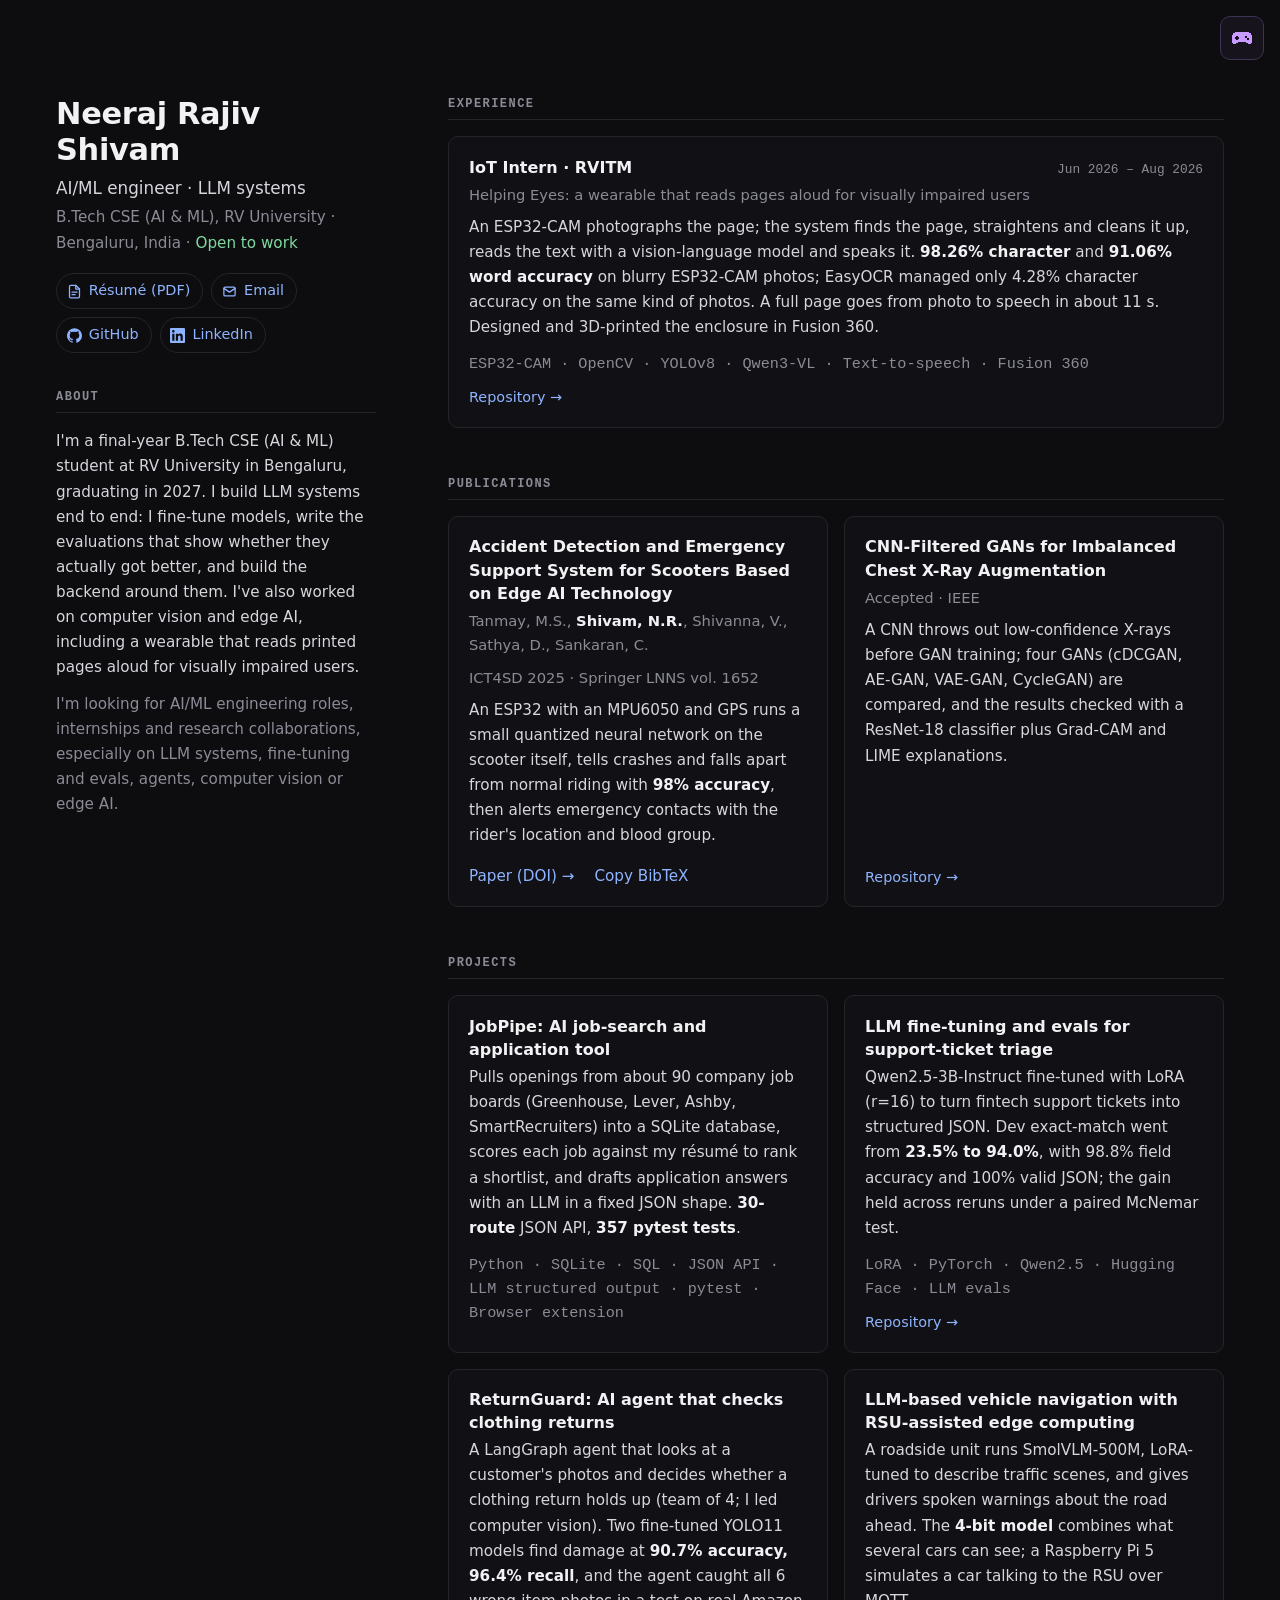
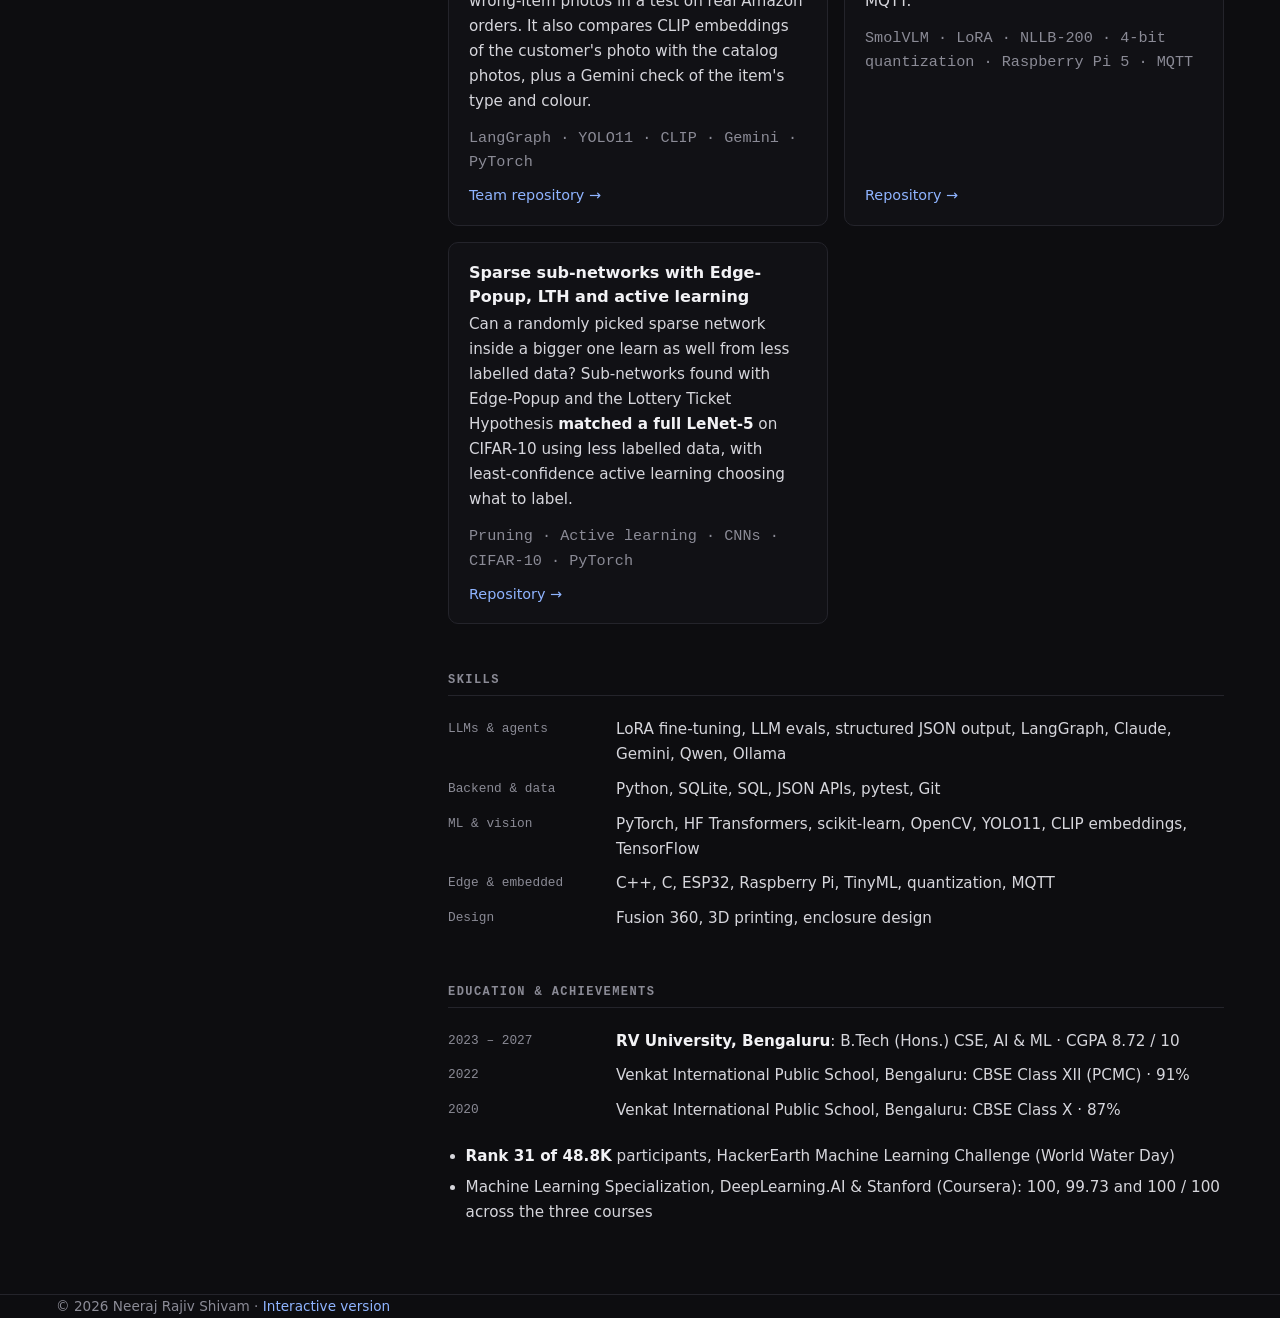
<file: index.html>
<!DOCTYPE html>
<html lang="en">
<head>
  <meta charset="UTF-8">
  <meta name="viewport" content="width=device-width, initial-scale=1.0">
  <title>Neeraj Rajiv Shivam · AI/ML Engineer</title>
  <meta name="description" content="Neeraj Rajiv Shivam: final-year B.Tech CSE (AI & ML) student at RV University, Bengaluru. Builds LLM systems end to end: LoRA fine-tuning and evals, agents, Python backends, computer vision and edge AI.">
  <meta name="theme-color" content="#0d0d10">
  <meta name="color-scheme" content="dark">
  <meta property="og:title" content="Neeraj Rajiv Shivam · AI/ML Engineer">
  <meta property="og:description" content="LLM systems end to end: LoRA fine-tuning and evals, agents, Python backends, computer vision and edge AI.">
  <link rel="icon" type="image/png" href="images/favicon.png">
  <link rel="apple-touch-icon" href="images/favicon.png">
  <link rel="stylesheet" href="plain.css">
</head>
<body>
  <a class="mode-switch" href="world.html" aria-label="Interactive version" title="Interactive version">
    <svg class="mode-switch__icon" viewBox="0 0 24 24" aria-hidden="true" fill="currentColor" fill-rule="evenodd">
      <path d="M5 6h14v1h2v2h1v8h-1v1h-3v-1h-2v-1H8v1H6v1H3v-1H2V9h1V7h2z M6 10v1H5v2h1v1h2v-1h1v-2H8v-1z M15 10v2h2v-2z M17 12v2h2v-2z"/>
    </svg>
    <span class="mode-switch__hint">Try the interactive version</span>
  </a>

  <main class="page">
   <aside class="side">
    <header class="intro" id="home">
      <h1>Neeraj Rajiv Shivam</h1>
      <p class="intro__role">AI/ML engineer · LLM systems</p>
      <p class="intro__meta">B.Tech CSE (AI &amp; ML), RV University · Bengaluru, India · <span class="open">Open to work</span></p>
      <nav class="links" aria-label="Links">
        <a href="resume.pdf" download><svg viewBox="0 0 24 24" aria-hidden="true" fill="none" stroke="currentColor" stroke-width="2" stroke-linecap="round" stroke-linejoin="round"><path d="M14 2H6a2 2 0 0 0-2 2v16a2 2 0 0 0 2 2h12a2 2 0 0 0 2-2V8z"/><path d="M14 2v6h6M8 13h8M8 17h5"/></svg>Résumé (PDF)</a>
        <a href="mailto:neerajrs1437@gmail.com"><svg viewBox="0 0 24 24" aria-hidden="true" fill="none" stroke="currentColor" stroke-width="2" stroke-linecap="round" stroke-linejoin="round"><rect x="3" y="5" width="18" height="14" rx="2"/><path d="m3 7 9 6 9-6"/></svg>Email</a>
        <a href="https://github.com/Neeraj1437" target="_blank" rel="noopener"><svg viewBox="0 0 24 24" aria-hidden="true" fill="currentColor"><path d="M12 .3a12 12 0 0 0-3.8 23.38c.6.11.82-.26.82-.58v-2.04c-3.34.73-4.04-1.61-4.04-1.61-.55-1.39-1.34-1.76-1.34-1.76-1.09-.74.08-.73.08-.73 1.2.08 1.84 1.24 1.84 1.24 1.07 1.83 2.81 1.3 3.5 1 .1-.78.42-1.3.76-1.6-2.67-.3-5.47-1.34-5.47-5.94 0-1.31.47-2.38 1.24-3.22-.14-.3-.54-1.52.1-3.18 0 0 1.01-.32 3.3 1.23a11.5 11.5 0 0 1 6 0c2.28-1.55 3.29-1.23 3.29-1.23.64 1.66.24 2.88.12 3.18a4.65 4.65 0 0 1 1.23 3.22c0 4.61-2.8 5.63-5.48 5.92.43.37.81 1.1.81 2.22v3.29c0 .32.22.7.83.58A12 12 0 0 0 12 .3"/></svg>GitHub</a>
        <a href="https://www.linkedin.com/in/neeraj-rajiv-shivam-71282a27a/" target="_blank" rel="noopener"><svg viewBox="0 0 24 24" aria-hidden="true" fill="currentColor"><path d="M20.45 20.45h-3.56v-5.57c0-1.33-.02-3.04-1.85-3.04-1.85 0-2.14 1.45-2.14 2.94v5.67H9.35V9h3.41v1.56h.05a3.74 3.74 0 0 1 3.37-1.85c3.6 0 4.27 2.37 4.27 5.46zM5.34 7.43a2.06 2.06 0 1 1 0-4.13 2.06 2.06 0 0 1 0 4.13M7.12 20.45H3.56V9h3.56zM22.22 0H1.77C.79 0 0 .77 0 1.73v20.54C0 23.23.79 24 1.77 24h20.45c.98 0 1.78-.77 1.78-1.73V1.73C24 .77 23.2 0 22.22 0"/></svg>LinkedIn</a>
      </nav>
    </header>

    <section id="about">
      <h2>About</h2>
      <p>
        I'm a final-year B.Tech CSE (AI &amp; ML) student at RV University in Bengaluru, graduating in 2027.
        I build LLM systems end to end: I fine-tune models, write the evaluations that show whether they actually got
        better, and build the backend around them. I've also worked on computer vision and edge AI, including a wearable
        that reads printed pages aloud for visually impaired users.
      </p>
      <p class="muted">
        I'm looking for AI/ML engineering roles, internships and research collaborations, especially on LLM systems,
        fine-tuning and evals, agents, computer vision or edge AI.
      </p>
    </section>
   </aside>

   <div class="content">
    <section id="experience">
      <h2>Experience</h2>
      <article class="entry">
        <div class="entry__head">
          <h3>IoT Intern · RVITM</h3>
          <span class="entry__date">Jun 2026 – Aug 2026</span>
        </div>
        <p class="entry__sub">Helping Eyes: a wearable that reads pages aloud for visually impaired users</p>
        <p>
          An ESP32-CAM photographs the page; the system finds the page, straightens and cleans it up, reads the text with a
          vision-language model and speaks it. <b>98.26% character</b> and <b>91.06% word accuracy</b> on blurry
          ESP32-CAM photos; EasyOCR managed only 4.28% character accuracy on the same kind of photos. A full page goes from photo to speech in about 11 s. Designed
          and 3D-printed the enclosure in Fusion 360.
        </p>
        <p class="stack">ESP32-CAM · OpenCV · YOLOv8 · Qwen3-VL · Text-to-speech · Fusion 360</p>
        <a class="more" href="https://github.com/Neeraj1437/Helping_Eyes" target="_blank" rel="noopener">Repository →</a>
      </article>
    </section>

    <section id="publication">
      <h2>Publications</h2>
      <div class="grid-2">
      <article class="entry">
        <h3>Accident Detection and Emergency Support System for Scooters Based on Edge AI Technology</h3>
        <p class="entry__sub">Tanmay, M.S., <b>Shivam, N.R.</b>, Shivanna, V., Sathya, D., Sankaran, C.</p>
        <p class="entry__sub">ICT4SD 2025 · Springer LNNS vol. 1652</p>
        <p>
          An ESP32 with an MPU6050 and GPS runs a small quantized neural network on the scooter itself, tells crashes and
          falls apart from normal riding with <b>98% accuracy</b>, then alerts emergency contacts with the rider's
          location and blood group.
        </p>
        <p class="actions">
          <a href="https://doi.org/10.1007/978-3-032-06691-6_25" target="_blank" rel="noopener">Paper (DOI) →</a>
          <button type="button" class="linkish" id="copy-bibtex">Copy BibTeX</button>
        </p>
      </article>
      <article class="entry">
        <h3>CNN-Filtered GANs for Imbalanced Chest X-Ray Augmentation</h3>
        <p class="entry__sub">Accepted · IEEE</p>
        <p>
          A CNN throws out low-confidence X-rays before GAN training; four GANs (cDCGAN, AE-GAN, VAE-GAN, CycleGAN) are
          compared, and the results checked with a ResNet-18 classifier plus Grad-CAM and LIME explanations.
        </p>
        <a class="more" href="https://github.com/Neeraj1437/cnn-filtered-gan" target="_blank" rel="noopener">Repository →</a>
      </article>
      </div>
    </section>

    <section id="projects">
      <h2>Projects</h2>
      <div class="grid-2">
      <article class="entry">
        <h3>JobPipe: AI job-search and application tool</h3>
        <p>
          Pulls openings from about 90 company job boards (Greenhouse, Lever, Ashby, SmartRecruiters) into a SQLite
          database, scores each job against my résumé to rank a shortlist, and drafts application answers with an LLM in a
          fixed JSON shape. <b>30-route</b> JSON API, <b>357 pytest tests</b>.
        </p>
        <p class="stack">Python · SQLite · SQL · JSON API · LLM structured output · pytest · Browser extension</p>
      </article>
      <article class="entry">
        <h3>LLM fine-tuning and evals for support-ticket triage</h3>
        <p>
          Qwen2.5-3B-Instruct fine-tuned with LoRA (r=16) to turn fintech support tickets into structured JSON. Dev
          exact-match went from <b>23.5% to 94.0%</b>, with 98.8% field accuracy and 100% valid JSON; the gain held
          across reruns under a paired McNemar test.
        </p>
        <p class="stack">LoRA · PyTorch · Qwen2.5 · Hugging Face · LLM evals</p>
        <a class="more" href="https://github.com/Neeraj1437/vima3ya-nimbuspay-ticket-triage-lora" target="_blank" rel="noopener">Repository →</a>
      </article>
      <article class="entry">
        <h3>ReturnGuard: AI agent that checks clothing returns</h3>
        <p>
          A LangGraph agent that looks at a customer's photos and decides whether a clothing return holds up (team of 4;
          I led computer vision). Two fine-tuned YOLO11 models find damage at <b>90.7% accuracy, 96.4% recall</b>, and
          the agent caught all 6 wrong-item photos in a test on real Amazon orders. It also compares CLIP embeddings of the
          customer's photo with the catalog photos, plus a Gemini check of the item's type and colour.
        </p>
        <p class="stack">LangGraph · YOLO11 · CLIP · Gemini · PyTorch</p>
        <a class="more" href="https://github.com/Nidhicoconut/returnguard" target="_blank" rel="noopener">Team repository →</a>
      </article>
      <article class="entry">
        <h3>LLM-based vehicle navigation with RSU-assisted edge computing</h3>
        <p>
          A roadside unit runs SmolVLM-500M, LoRA-tuned to describe traffic scenes, and gives drivers spoken warnings
          about the road ahead. The <b>4-bit model</b> combines what several cars can see; a Raspberry Pi 5 simulates a
          car talking to the RSU over MQTT.
        </p>
        <p class="stack">SmolVLM · LoRA · NLLB-200 · 4-bit quantization · Raspberry Pi 5 · MQTT</p>
        <a class="more" href="https://github.com/Neeraj1437/MultiModalNavigation" target="_blank" rel="noopener">Repository →</a>
      </article>
      <article class="entry">
        <h3>Sparse sub-networks with Edge-Popup, LTH and active learning</h3>
        <p>
          Can a randomly picked sparse network inside a bigger one learn as well from less labelled data? Sub-networks
          found with Edge-Popup and the Lottery Ticket Hypothesis <b>matched a full LeNet-5</b> on CIFAR-10 using less
          labelled data, with least-confidence active learning choosing what to label.
        </p>
        <p class="stack">Pruning · Active learning · CNNs · CIFAR-10 · PyTorch</p>
        <a class="more" href="https://github.com/Neeraj1437/edge-lottery-al" target="_blank" rel="noopener">Repository →</a>
      </article>
      </div>
    </section>

    <section id="skills">
      <h2>Skills</h2>
      <dl class="rows">
        <div><dt>LLMs &amp; agents</dt><dd>LoRA fine-tuning, LLM evals, structured JSON output, LangGraph, Claude, Gemini, Qwen, Ollama</dd></div>
        <div><dt>Backend &amp; data</dt><dd>Python, SQLite, SQL, JSON APIs, pytest, Git</dd></div>
        <div><dt>ML &amp; vision</dt><dd>PyTorch, HF Transformers, scikit-learn, OpenCV, YOLO11, CLIP embeddings, TensorFlow</dd></div>
        <div><dt>Edge &amp; embedded</dt><dd>C++, C, ESP32, Raspberry Pi, TinyML, quantization, MQTT</dd></div>
        <div><dt>Design</dt><dd>Fusion 360, 3D printing, enclosure design</dd></div>
      </dl>
    </section>

    <section id="education">
      <h2>Education &amp; achievements</h2>
      <dl class="rows">
        <div><dt>2023 – 2027</dt><dd><b>RV University, Bengaluru</b>: B.Tech (Hons.) CSE, AI &amp; ML · CGPA 8.72 / 10</dd></div>
        <div><dt>2022</dt><dd>Venkat International Public School, Bengaluru: CBSE Class XII (PCMC) · 91%</dd></div>
        <div><dt>2020</dt><dd>Venkat International Public School, Bengaluru: CBSE Class X · 87%</dd></div>
      </dl>
      <ul class="plain-list">
        <li><b>Rank 31 of 48.8K</b> participants, HackerEarth Machine Learning Challenge (World Water Day)</li>
        <li>Machine Learning Specialization, DeepLearning.AI &amp; Stanford (Coursera): 100, 99.73 and 100 / 100 across the three courses</li>
      </ul>
    </section>
   </div>
  </main>

  <footer class="page footer">
    <p>© <span id="year">2026</span> Neeraj Rajiv Shivam · <a href="world.html">Interactive version</a></p>
  </footer>

  <script>
    (function () {
      var y = document.getElementById('year');
      if (y) y.textContent = new Date().getFullYear();

      var bibtex = [
        '@inproceedings{tanmay2026accident,',
        '  title     = {Accident Detection and Emergency Support System for Scooters Based on Edge AI Technology},',
        '  author    = {Tanmay, M. S. and Shivam, Neeraj Rajiv and Shivanna, V. and Sathya, D. and Sankaran, C.},',
        '  booktitle = {ICT for Sustainable Development (ICT4SD 2025)},',
        '  series    = {Lecture Notes in Networks and Systems},',
        '  volume    = {1652},',
        '  publisher = {Springer},',
        '  year      = {2026},',
        '  doi       = {10.1007/978-3-032-06691-6_25}',
        '}'
      ].join('\n');
      var btn = document.getElementById('copy-bibtex');
      function say(t) { btn.textContent = t; setTimeout(function () { btn.textContent = 'Copy BibTeX'; }, 2000); }
      btn.addEventListener('click', function () {
        try {
          navigator.clipboard.writeText(bibtex).then(function () { say('Copied'); }, function () { say('Copy failed'); });
        } catch (e) { say('Copy failed'); }
      });
    })();
  </script>
</body>
</html>
</file>
<file: plain.css>
/* Plain version of the site: one dark column, text first. The pixel city lives in world.html / style.css. */

:root {
  --bg: #0d0d10;
  --text: #d6d6dc;
  --strong: #f2f2f5;
  --muted: #8b8b96;
  --rule: #24242b;
  --accent: #8fb4ff;
  --glow: #c79bff;            /* the switch's highlight, a nod to the city's violet */
  --sans: system-ui, -apple-system, "Segoe UI", Roboto, "Helvetica Neue", Arial, sans-serif;
  --mono: ui-monospace, "Cascadia Mono", "SF Mono", Menlo, Consolas, monospace;
  color-scheme: dark;
}

* { box-sizing: border-box; }
html { -webkit-text-size-adjust: 100%; scroll-behavior: smooth; }
body {
  margin: 0;
  background: var(--bg);
  color: var(--text);
  font: 16px/1.65 var(--sans);
  -webkit-font-smoothing: antialiased;
}

a { color: var(--accent); text-decoration: none; }
a:hover { text-decoration: underline; text-underline-offset: 3px; }
a:focus-visible, button:focus-visible { outline: 2px solid var(--accent); outline-offset: 3px; border-radius: 2px; }
b { color: var(--strong); font-weight: 600; }

.page { max-width: 680px; margin: 0 auto; padding: 0 16px; }
main.page { padding-top: 88px; }

/* ---------- header ---------- */
.intro h1 { margin: 0; color: var(--strong); font-size: 1.9rem; font-weight: 650; letter-spacing: -.01em; line-height: 1.2; }
.intro__role { margin: .35rem 0 0; font-size: 1.05rem; color: var(--text); }
.intro__meta { margin: .2rem 0 0; color: var(--muted); font-size: .95rem; }
.open { color: #7fd9a0; }
.links { display: flex; flex-wrap: wrap; gap: .5rem; margin-top: 1.1rem; font-size: .9rem; }
.links a {
  display: inline-flex; align-items: center; gap: .45rem;
  padding: .32rem .75rem .32rem .6rem; border: 1px solid var(--rule); border-radius: 999px;
  transition: border-color .2s, background-color .2s;
}
.links a:hover { text-decoration: none; border-color: var(--accent); background: rgba(143, 180, 255, .08); }
.links svg { width: 15px; height: 15px; flex: none; }

/* ---------- sections ---------- */
section { margin-top: 3rem; scroll-margin-top: 24px; }
h2 {
  margin: 0 0 1rem; padding-bottom: .4rem; border-bottom: 1px solid var(--rule);
  color: var(--muted); font: 600 .75rem/1.4 var(--mono); letter-spacing: .12em; text-transform: uppercase;
}
p { margin: 0 0 .75rem; }
.muted { color: var(--muted); }

.entry { margin-bottom: 1.75rem; }
.entry:last-child { margin-bottom: 0; }
.entry h3 { margin: 0 0 .25rem; color: var(--strong); font-size: 1rem; font-weight: 600; line-height: 1.45; }
.entry__head { display: flex; flex-wrap: wrap; justify-content: space-between; align-items: baseline; gap: 0 1rem; }
.entry__date { color: var(--muted); font: .8rem var(--mono); white-space: nowrap; }
.entry__sub { margin: 0 0 .5rem; color: var(--muted); font-size: .92rem; }
.entry p:not(.entry__sub) { font-size: .95rem; }
.stack { color: var(--muted); font: .78rem/1.6 var(--mono); margin-bottom: .35rem; }
.more, .actions { font-size: .9rem; }
.actions { display: flex; flex-wrap: wrap; gap: .25rem 1.25rem; align-items: baseline; }
.linkish { padding: 0; border: 0; background: none; color: var(--accent); font: inherit; cursor: pointer; }
.linkish:hover { text-decoration: underline; text-underline-offset: 3px; }

.rows { margin: 0; }
.rows > div { display: grid; grid-template-columns: 9.5rem 1fr; gap: 1rem; padding: .3rem 0; font-size: .95rem; }
.rows dt { color: var(--muted); font: .8rem/1.9 var(--mono); }
.rows dd { margin: 0; }
.plain-list { margin: 1rem 0 0; padding-left: 1.1rem; font-size: .95rem; }
.plain-list li { margin-bottom: .35rem; }

.footer { margin-top: 4rem; padding-top: 1.25rem; padding-bottom: 3rem; border-top: 1px solid var(--rule); color: var(--muted); font-size: .85rem; }
.footer p { margin: 0; }

/* ---------- the switch to the pixel city ----------
   Glows and pulses three times on every page load (no stored state), then settles. */
.mode-switch {
  position: fixed; top: 16px; right: 16px; z-index: 10;
  display: block;             /* the link's box is just the icon; the hint floats beside it */
  color: var(--glow); text-decoration: none;
}
.mode-switch:hover { text-decoration: none; }
.mode-switch__icon {
  display: block; width: 44px; height: 44px; padding: 9px;
  border: 1px solid #3d3352; border-radius: 10px; background: #16131d;
  animation: switch-pulse 1.3s ease-in-out .6s 3;
  transition: border-color .2s, transform .2s;
}
.mode-switch:hover .mode-switch__icon { border-color: var(--glow); transform: translateY(-1px); }
.mode-switch:focus-visible { outline: none; }
.mode-switch:focus-visible .mode-switch__icon { outline: 2px solid var(--accent); outline-offset: 3px; }

.mode-switch__hint {
  position: absolute; top: 50%; right: calc(100% + .6rem); translate: 0 -50%;
  padding: .3rem .65rem; border: 1px solid #3d3352; border-radius: 6px; background: #16131d;
  color: var(--text); font: .78rem/1.4 var(--mono); white-space: nowrap;
  opacity: 0; pointer-events: none;
  animation: switch-hint 4.4s ease .6s forwards;
}
.mode-switch:hover .mode-switch__hint,
.mode-switch:focus-visible .mode-switch__hint { opacity: 1 !important; }   /* !important beats the animation without restarting it */

@keyframes switch-pulse {
  0%, 100% { transform: scale(1); box-shadow: 0 0 0 0 rgba(199, 155, 255, 0); border-color: #3d3352; }
  50% { transform: scale(1.08); box-shadow: 0 0 0 6px rgba(199, 155, 255, .16), 0 0 24px 4px rgba(199, 155, 255, .45); border-color: var(--glow); }
}
@keyframes switch-hint {
  0% { opacity: 0; transform: translateX(8px); }
  10%, 82% { opacity: 1; transform: none; }
  100% { opacity: 0; transform: none; }
}

@keyframes switch-hint-still { 0% { opacity: 1; } 100% { opacity: 0; } }

@media (prefers-reduced-motion: reduce) {
  html { scroll-behavior: auto; }
  .mode-switch__icon { animation: none; border-color: var(--glow); box-shadow: 0 0 0 3px rgba(199, 155, 255, .25); }
  .mode-switch__hint { animation: switch-hint-still 5s step-end forwards; }   /* shown, then simply gone: no movement */
}

@media (max-width: 560px) {
  .intro h1 { font-size: 1.6rem; }
  .rows > div { grid-template-columns: 1fr; gap: 0; padding: .45rem 0; }
}

/* ---------- wide screens: dashboard layout ----------
   Intro + about pinned on the left, everything else on the right; entries become cards. */
@media (min-width: 1100px) {
  .page { max-width: 1480px; padding: 0 56px; }
  main.page {
    display: grid; grid-template-columns: 320px minmax(0, 1fr); gap: 72px; align-items: start;
    padding-top: 96px;
  }
  .side #about { margin-top: 2.25rem; }
  .side #about p { font-size: .95rem; }
  .content > section:first-child { margin-top: 0; }

  .grid-2 { display: grid; grid-template-columns: minmax(0, 1fr); gap: 16px; }
  .content .entry {
    display: flex; flex-direction: column;
    margin: 0 0 16px; padding: 1.15rem 1.25rem 1.05rem;
    border: 1px solid var(--rule); border-radius: 10px; background: #111115;
    transition: border-color .2s;
  }
  .content .entry:hover { border-color: #34343e; }
  .grid-2 .entry { margin: 0; }
  .content .entry .more, .content .entry .actions { margin-top: auto; padding-top: .25rem; }
  .content .entry .actions { margin-bottom: 0; }
}
/* two cards per row only once each card can be at least ~360px wide */
@media (min-width: 1280px) {
  .grid-2 { grid-template-columns: repeat(2, minmax(0, 1fr)); }
}
@media (min-width: 1100px) and (min-height: 700px) {
  .side { position: sticky; top: 96px; }
}
</file>
